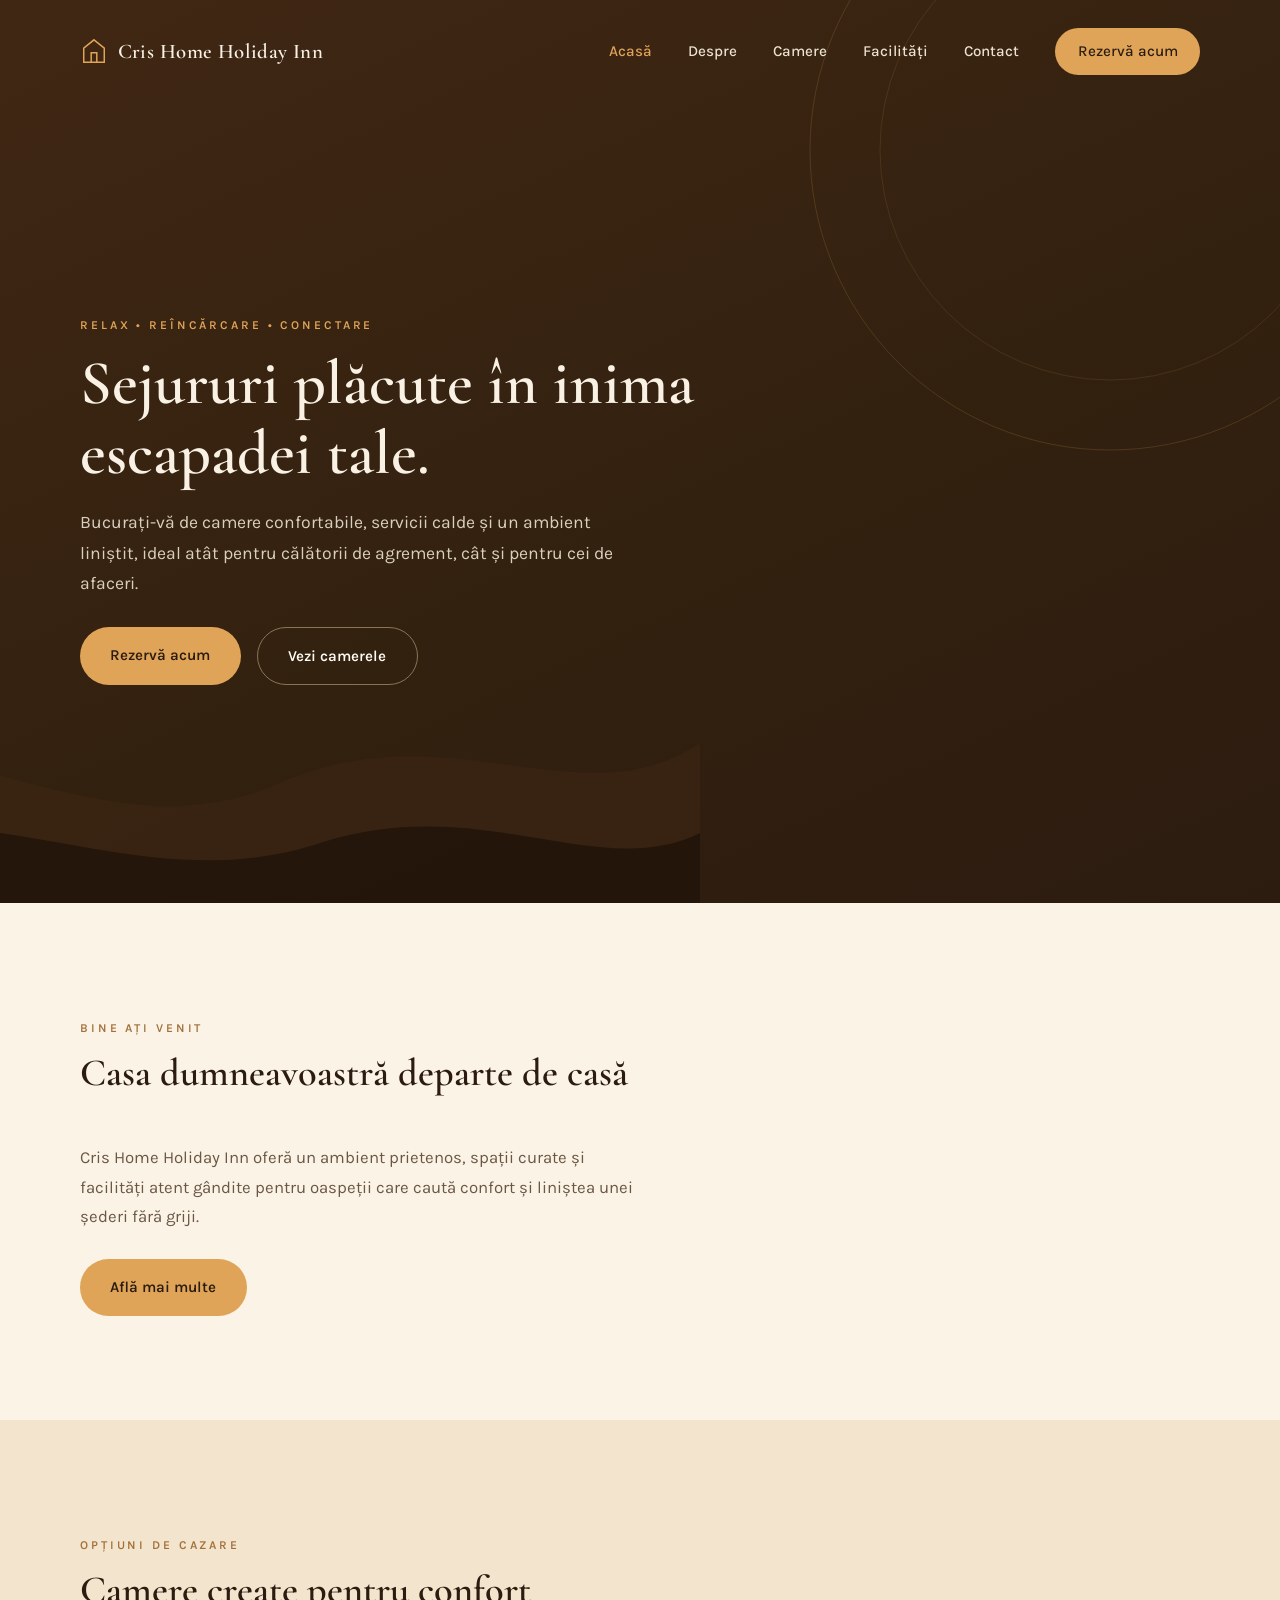
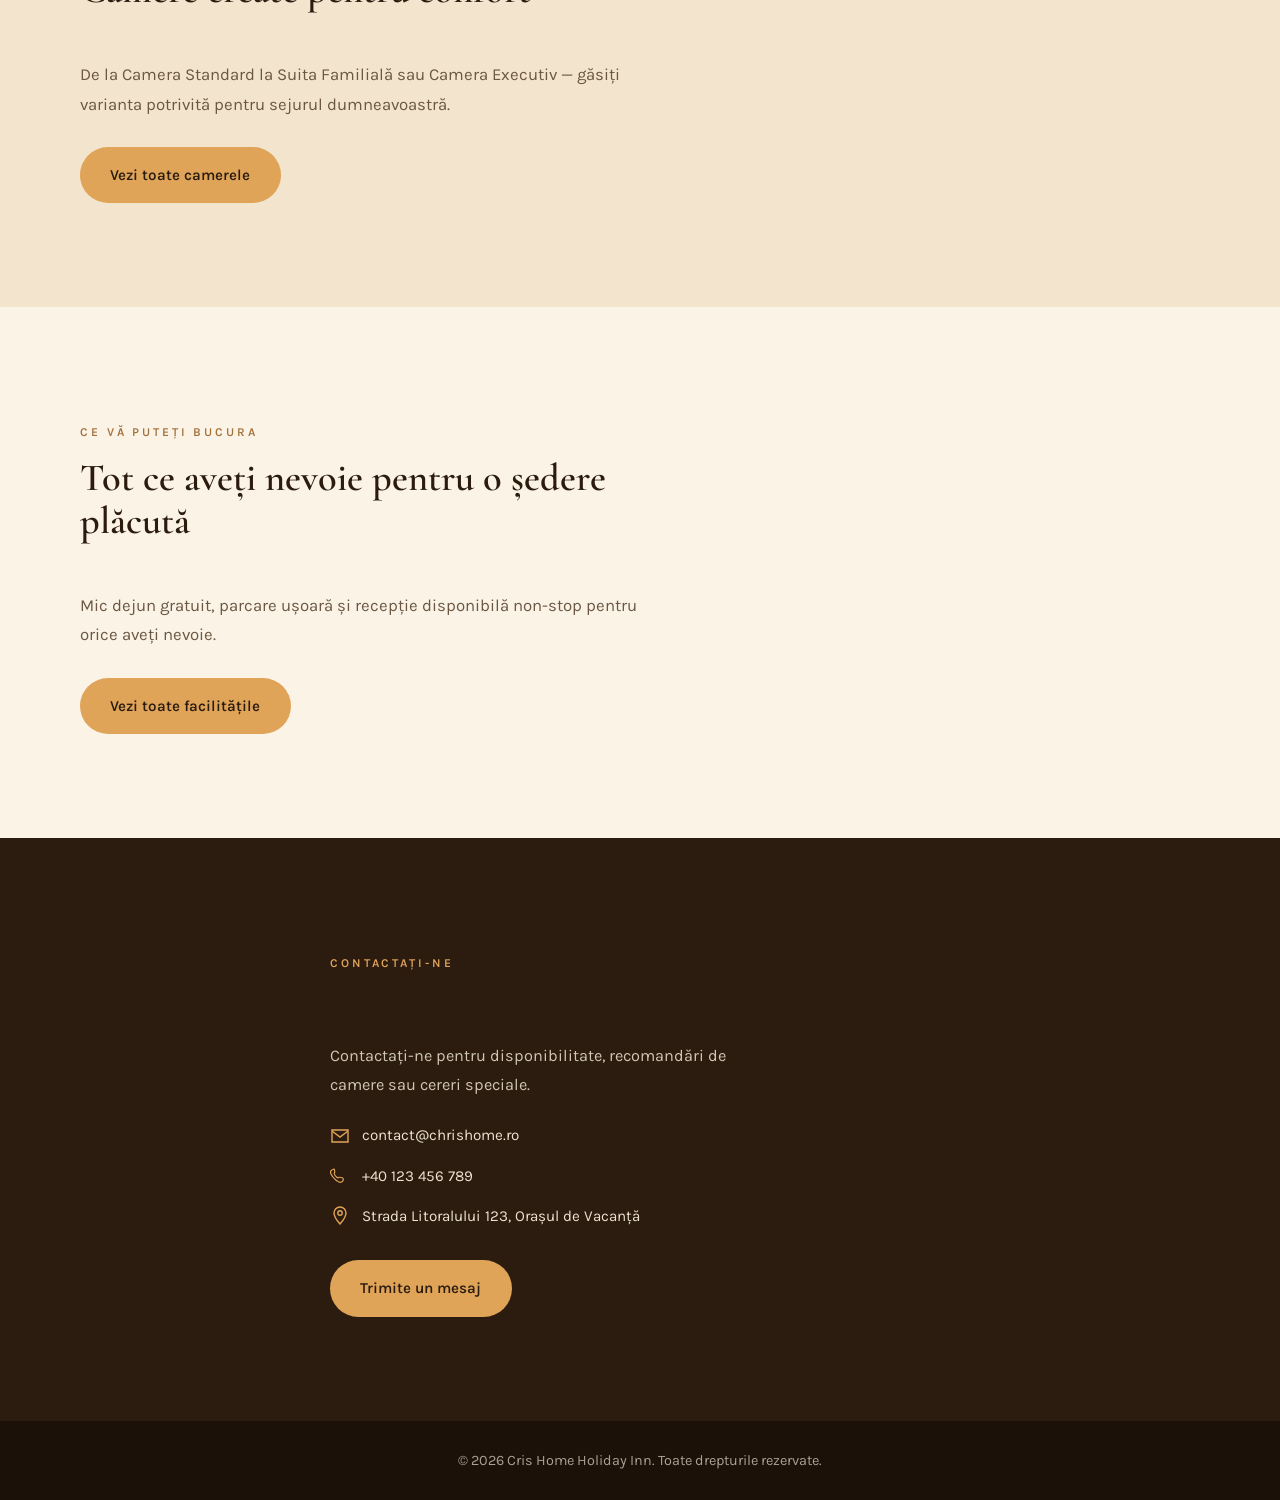
<file: index.html>
<!DOCTYPE html>
<html lang="ro">
  <head>
    <meta charset="UTF-8" />
    <meta name="viewport" content="width=device-width, initial-scale=1.0" />
    <title>Cris Home Holiday Inn</title>
    <meta
      name="description"
      content="Un site primitor pentru un holiday inn, cu camere, facilități și informații de contact."
    />
    <link rel="preconnect" href="https://fonts.googleapis.com" />
    <link rel="preconnect" href="https://fonts.gstatic.com" crossorigin />
    <link
      href="https://fonts.googleapis.com/css2?family=Cormorant+Garamond:wght@500;600;700&family=Karla:wght@400;500;600;700&display=swap"
      rel="stylesheet"
    />
    <link rel="stylesheet" href="styles.css" />
  </head>
  <body>
    <header class="hero">
      <div class="hero-decor" aria-hidden="true">
        <svg class="hero-decor-rings" width="620" height="620" viewBox="0 0 620 620">
          <circle cx="310" cy="310" r="300" fill="none" stroke="#e0a458" stroke-width="1" opacity="0.35" />
          <circle cx="310" cy="310" r="230" fill="none" stroke="#e0a458" stroke-width="1" opacity="0.25" />
        </svg>
        <svg class="hero-decor-waves" width="900" height="500" viewBox="0 0 900 500">
          <path d="M0,300 C150,220 300,380 480,300 C650,225 780,340 900,260 L900,500 L0,500 Z" fill="#402714" opacity="0.55" />
          <path d="M0,360 C180,300 340,420 520,360 C680,308 800,400 900,350 L900,500 L0,500 Z" fill="#1c1108" opacity="0.75" />
        </svg>
      </div>

      <nav class="nav container">
        <a class="brand" href="index.html">
          <svg width="28" height="28" viewBox="0 0 30 30" aria-hidden="true">
            <path d="M15 3 L26 12 V27 H4 V12 Z" fill="none" stroke="#e0a458" stroke-width="1.6" />
            <path d="M12 27 V17 H18 V27" fill="none" stroke="#e0a458" stroke-width="1.6" />
          </svg>
          <span>Cris Home Holiday Inn</span>
        </a>
        <button class="menu-toggle" aria-label="Deschide meniul">☰</button>
        <div class="nav-links">
          <a class="active" href="index.html">Acasă</a>
          <a href="despre.html">Despre</a>
          <a href="camere.html">Camere</a>
          <a href="facilitati.html">Facilități</a>
          <a href="contact.html">Contact</a>
          <a class="nav-cta" href="contact.html">Rezervă acum</a>
        </div>
      </nav>

      <section class="hero-content container" id="home">
        <div>
          <p class="eyebrow">Relax • Reîncărcare • Conectare</p>
          <h1>Sejururi plăcute în inima escapadei tale.</h1>
          <p class="hero-text">
            Bucurați-vă de camere confortabile, servicii calde și un ambient liniștit, ideal atât pentru călătorii de agrement, cât și pentru cei de afaceri.
          </p>
          <div class="hero-actions">
            <a class="btn btn-primary" href="contact.html">Rezervă acum</a>
            <a class="btn btn-secondary" href="camere.html">Vezi camerele</a>
          </div>
        </div>
      </section>
    </header>

    <main>
      <section class="section container">
        <div class="section-heading">
          <p class="eyebrow eyebrow-alt">Bine ați venit</p>
          <h2>Casa dumneavoastră departe de casă</h2>
        </div>
        <p class="teaser-text">
          Cris Home Holiday Inn oferă un ambient prietenos, spații curate și facilități atent gândite pentru oaspeții care caută confort și liniștea unei șederi fără griji.
        </p>
        <a class="btn btn-primary" href="despre.html">Află mai multe</a>
      </section>

      <section class="section section-alt">
        <div class="container">
          <div class="section-heading">
            <p class="eyebrow eyebrow-alt">Opțiuni de cazare</p>
            <h2>Camere create pentru confort</h2>
          </div>
          <p class="teaser-text">
            De la Camera Standard la Suita Familială sau Camera Executiv — găsiți varianta potrivită pentru sejurul dumneavoastră.
          </p>
          <a class="btn btn-primary" href="camere.html">Vezi toate camerele</a>
        </div>
      </section>

      <section class="section container">
        <div class="section-heading">
          <p class="eyebrow eyebrow-alt">Ce vă puteți bucura</p>
          <h2>Tot ce aveți nevoie pentru o ședere plăcută</h2>
        </div>
        <p class="teaser-text">
          Mic dejun gratuit, parcare ușoară și recepție disponibilă non-stop pentru orice aveți nevoie.
        </p>
        <a class="btn btn-primary" href="facilitati.html">Vezi toate facilitățile</a>
      </section>

      <section class="section section-contact">
        <div class="container contact-teaser">
          <p class="eyebrow">Contactați-ne</p>
          <h2>Planificați șederea dumneavoastră astăzi</h2>
          <p class="contact-lead">
            Contactați-ne pentru disponibilitate, recomandări de camere sau cereri speciale.
          </p>
          <ul class="contact-list">
            <li>
              <svg width="20" height="20" viewBox="0 0 20 20" aria-hidden="true"><path d="M2 4 h16 v12 h-16 Z" fill="none" stroke="#e0a458" stroke-width="1.4" /><path d="M2 5 l8 6 8 -6" fill="none" stroke="#e0a458" stroke-width="1.4" /></svg>
              <a href="mailto:contact@chrishome.ro">contact@chrishome.ro</a>
            </li>
            <li>
              <svg width="20" height="20" viewBox="0 0 20 20" aria-hidden="true"><path d="M4 3 c1 2 1 3 0.4 4 c-1 1.2 3 5.6 4.2 4.6 c1 -0.6 2 -0.6 4 0.4 c1 0.5 1 3 -1 4 c-3 1.6 -9 -4.4 -10.6 -8 c-1 -2 -0.6 -4 3 -5 Z" fill="none" stroke="#e0a458" stroke-width="1.2" /></svg>
              <span>+40 123 456 789</span>
            </li>
            <li>
              <svg width="20" height="20" viewBox="0 0 20 20" aria-hidden="true"><path d="M10 18 c4 -4.5 6 -8 6 -11 a6 6 0 0 0 -12 0 c0 3 2 6.5 6 11 Z" fill="none" stroke="#e0a458" stroke-width="1.4" /><circle cx="10" cy="7" r="2.2" fill="none" stroke="#e0a458" stroke-width="1.4" /></svg>
              <span>Strada Litoralului 123, Orașul de Vacanță</span>
            </li>
          </ul>
          <a class="btn btn-primary contact-teaser-cta" href="contact.html">Trimite un mesaj</a>
        </div>
      </section>
    </main>

    <footer class="footer">
      <div class="container footer-content">
        <p>© 2026 Cris Home Holiday Inn. Toate drepturile rezervate.</p>
      </div>
    </footer>

    <script src="script.js"></script>
  </body>
</html>
</file>
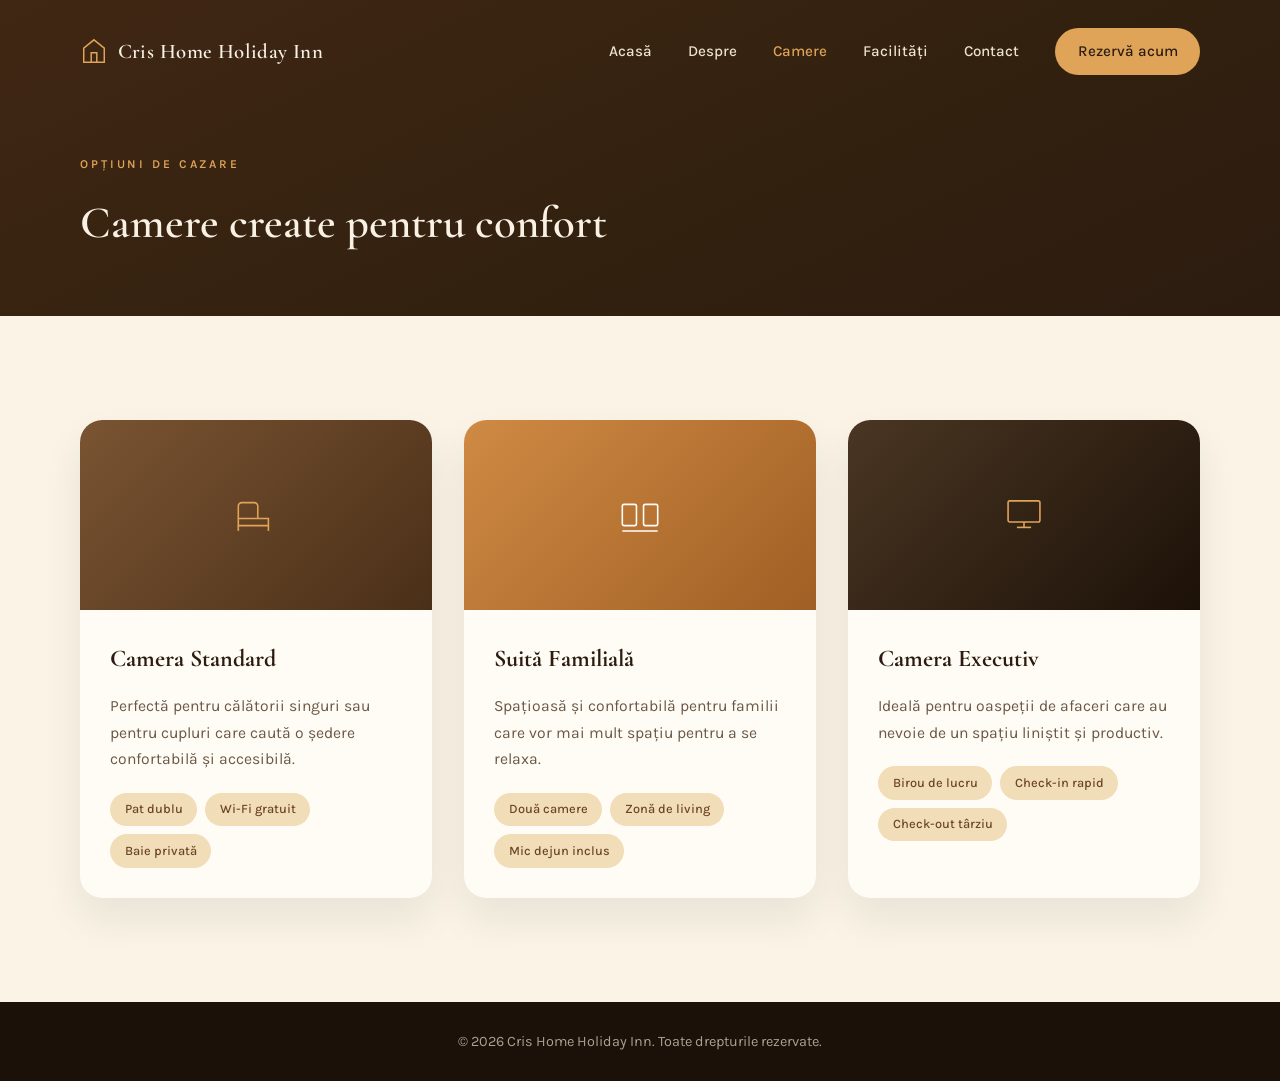
<file: camere.html>
<!DOCTYPE html>
<html lang="ro">
  <head>
    <meta charset="UTF-8" />
    <meta name="viewport" content="width=device-width, initial-scale=1.0" />
    <title>Camere — Cris Home Holiday Inn</title>
    <meta
      name="description"
      content="Camere Cris Home Holiday Inn: Standard, Suită Familială și Executiv, create pentru confort."
    />
    <link rel="preconnect" href="https://fonts.googleapis.com" />
    <link rel="preconnect" href="https://fonts.gstatic.com" crossorigin />
    <link
      href="https://fonts.googleapis.com/css2?family=Cormorant+Garamond:wght@500;600;700&family=Karla:wght@400;500;600;700&display=swap"
      rel="stylesheet"
    />
    <link rel="stylesheet" href="styles.css" />
  </head>
  <body>
    <header class="page-hero">
      <nav class="nav container">
        <a class="brand" href="index.html">
          <svg width="28" height="28" viewBox="0 0 30 30" aria-hidden="true">
            <path d="M15 3 L26 12 V27 H4 V12 Z" fill="none" stroke="#e0a458" stroke-width="1.6" />
            <path d="M12 27 V17 H18 V27" fill="none" stroke="#e0a458" stroke-width="1.6" />
          </svg>
          <span>Cris Home Holiday Inn</span>
        </a>
        <button class="menu-toggle" aria-label="Deschide meniul">☰</button>
        <div class="nav-links">
          <a href="index.html">Acasă</a>
          <a href="despre.html">Despre</a>
          <a class="active" href="camere.html">Camere</a>
          <a href="facilitati.html">Facilități</a>
          <a href="contact.html">Contact</a>
          <a class="nav-cta" href="contact.html">Rezervă acum</a>
        </div>
      </nav>
      <div class="page-hero-content container">
        <p class="eyebrow">Opțiuni de cazare</p>
        <h1>Camere create pentru confort</h1>
      </div>
    </header>

    <main>
      <section class="section container">
        <div class="card-grid">
          <article class="card">
            <div class="card-media card-media-green">
              <svg width="46" height="46" viewBox="0 0 52 52" aria-hidden="true">
                <path d="M6 30 V16 a4 4 0 0 1 4 -4 H24 a4 4 0 0 1 4 4 V30" fill="none" stroke="#e0a458" stroke-width="1.8" />
                <path d="M6 30 H40 V38 H6 Z" fill="none" stroke="#e0a458" stroke-width="1.8" />
                <line x1="6" y1="38" x2="6" y2="44" stroke="#e0a458" stroke-width="1.8" />
                <line x1="40" y1="38" x2="40" y2="44" stroke="#e0a458" stroke-width="1.8" />
              </svg>
            </div>
            <div class="card-body">
              <h3>Camera Standard</h3>
              <p>Perfectă pentru călătorii singuri sau pentru cupluri care caută o ședere confortabilă și accesibilă.</p>
              <div class="tag-row">
                <span class="tag">Pat dublu</span>
                <span class="tag">Wi-Fi gratuit</span>
                <span class="tag">Baie privată</span>
              </div>
            </div>
          </article>
          <article class="card">
            <div class="card-media card-media-amber">
              <svg width="46" height="46" viewBox="0 0 52 52" aria-hidden="true">
                <rect x="6" y="14" width="16" height="24" rx="2" fill="none" stroke="#fffdf8" stroke-width="1.8" />
                <rect x="30" y="14" width="16" height="24" rx="2" fill="none" stroke="#fffdf8" stroke-width="1.8" />
                <line x1="6" y1="44" x2="46" y2="44" stroke="#fffdf8" stroke-width="1.8" />
              </svg>
            </div>
            <div class="card-body">
              <h3>Suită Familială</h3>
              <p>Spațioasă și confortabilă pentru familii care vor mai mult spațiu pentru a se relaxa.</p>
              <div class="tag-row">
                <span class="tag">Două camere</span>
                <span class="tag">Zonă de living</span>
                <span class="tag">Mic dejun inclus</span>
              </div>
            </div>
          </article>
          <article class="card">
            <div class="card-media card-media-dark">
              <svg width="46" height="46" viewBox="0 0 52 52" aria-hidden="true">
                <rect x="8" y="10" width="36" height="24" rx="2" fill="none" stroke="#e0a458" stroke-width="1.8" />
                <line x1="18" y1="40" x2="34" y2="40" stroke="#e0a458" stroke-width="1.8" />
                <line x1="26" y1="34" x2="26" y2="40" stroke="#e0a458" stroke-width="1.8" />
              </svg>
            </div>
            <div class="card-body">
              <h3>Camera Executiv</h3>
              <p>Ideală pentru oaspeții de afaceri care au nevoie de un spațiu liniștit și productiv.</p>
              <div class="tag-row">
                <span class="tag">Birou de lucru</span>
                <span class="tag">Check-in rapid</span>
                <span class="tag">Check-out târziu</span>
              </div>
            </div>
          </article>
        </div>
      </section>
    </main>

    <footer class="footer">
      <div class="container footer-content">
        <p>© 2026 Cris Home Holiday Inn. Toate drepturile rezervate.</p>
      </div>
    </footer>

    <script src="script.js"></script>
  </body>
</html>
</file>
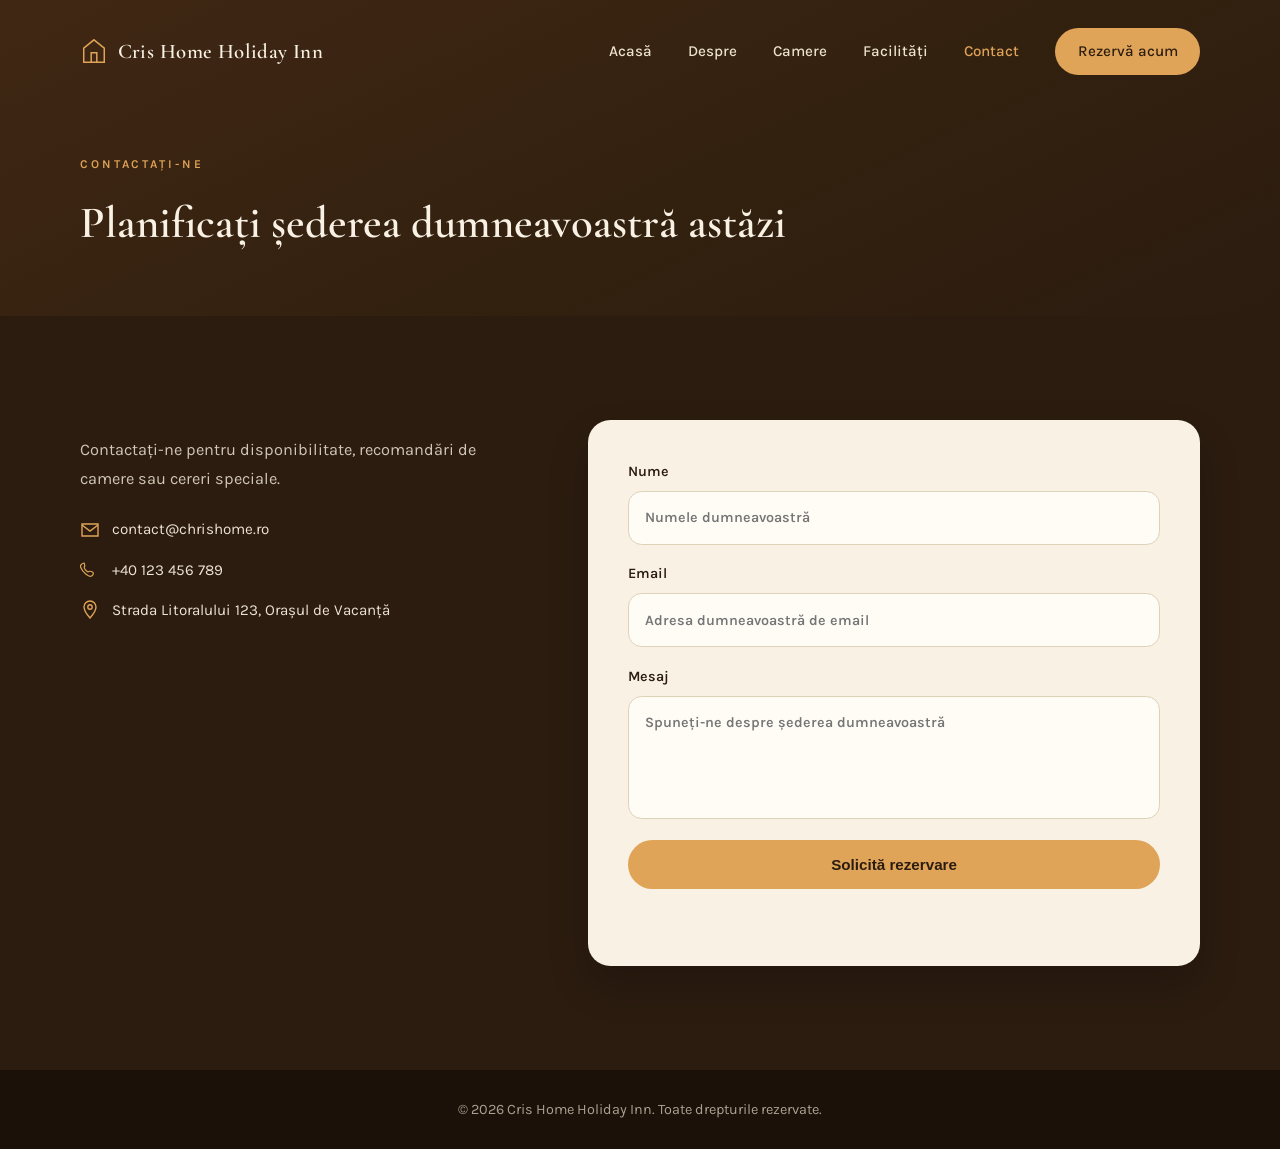
<file: contact.html>
<!DOCTYPE html>
<html lang="ro">
  <head>
    <meta charset="UTF-8" />
    <meta name="viewport" content="width=device-width, initial-scale=1.0" />
    <title>Contact — Cris Home Holiday Inn</title>
    <meta
      name="description"
      content="Contactați Cris Home Holiday Inn pentru rezervări și întrebări."
    />
    <link rel="preconnect" href="https://fonts.googleapis.com" />
    <link rel="preconnect" href="https://fonts.gstatic.com" crossorigin />
    <link
      href="https://fonts.googleapis.com/css2?family=Cormorant+Garamond:wght@500;600;700&family=Karla:wght@400;500;600;700&display=swap"
      rel="stylesheet"
    />
    <link rel="stylesheet" href="styles.css" />
  </head>
  <body>
    <header class="page-hero">
      <nav class="nav container">
        <a class="brand" href="index.html">
          <svg width="28" height="28" viewBox="0 0 30 30" aria-hidden="true">
            <path d="M15 3 L26 12 V27 H4 V12 Z" fill="none" stroke="#e0a458" stroke-width="1.6" />
            <path d="M12 27 V17 H18 V27" fill="none" stroke="#e0a458" stroke-width="1.6" />
          </svg>
          <span>Cris Home Holiday Inn</span>
        </a>
        <button class="menu-toggle" aria-label="Deschide meniul">☰</button>
        <div class="nav-links">
          <a href="index.html">Acasă</a>
          <a href="despre.html">Despre</a>
          <a href="camere.html">Camere</a>
          <a href="facilitati.html">Facilități</a>
          <a class="active" href="contact.html">Contact</a>
          <a class="nav-cta" href="contact.html">Rezervă acum</a>
        </div>
      </nav>
      <div class="page-hero-content container">
        <p class="eyebrow">Contactați-ne</p>
        <h1>Planificați șederea dumneavoastră astăzi</h1>
      </div>
    </header>

    <main>
      <section class="section section-contact">
        <div class="container contact-grid">
          <div class="contact-info">
            <p class="contact-lead">
              Contactați-ne pentru disponibilitate, recomandări de camere sau cereri speciale.
            </p>
            <ul class="contact-list">
              <li>
                <svg width="20" height="20" viewBox="0 0 20 20" aria-hidden="true"><path d="M2 4 h16 v12 h-16 Z" fill="none" stroke="#e0a458" stroke-width="1.4" /><path d="M2 5 l8 6 8 -6" fill="none" stroke="#e0a458" stroke-width="1.4" /></svg>
                <a href="mailto:contact@chrishome.ro">contact@chrishome.ro</a>
              </li>
              <li>
                <svg width="20" height="20" viewBox="0 0 20 20" aria-hidden="true"><path d="M4 3 c1 2 1 3 0.4 4 c-1 1.2 3 5.6 4.2 4.6 c1 -0.6 2 -0.6 4 0.4 c1 0.5 1 3 -1 4 c-3 1.6 -9 -4.4 -10.6 -8 c-1 -2 -0.6 -4 3 -5 Z" fill="none" stroke="#e0a458" stroke-width="1.2" /></svg>
                <span>+40 123 456 789</span>
              </li>
              <li>
                <svg width="20" height="20" viewBox="0 0 20 20" aria-hidden="true"><path d="M10 18 c4 -4.5 6 -8 6 -11 a6 6 0 0 0 -12 0 c0 3 2 6.5 6 11 Z" fill="none" stroke="#e0a458" stroke-width="1.4" /><circle cx="10" cy="7" r="2.2" fill="none" stroke="#e0a458" stroke-width="1.4" /></svg>
                <span>Strada Litoralului 123, Orașul de Vacanță</span>
              </li>
            </ul>
          </div>

          <form class="contact-form" id="booking-form">
            <label>
              Nume
              <input type="text" name="name" placeholder="Numele dumneavoastră" required />
            </label>
            <label>
              Email
              <input type="email" name="email" placeholder="Adresa dumneavoastră de email" required />
            </label>
            <label>
              Mesaj
              <textarea name="message" rows="4" placeholder="Spuneți-ne despre șederea dumneavoastră"></textarea>
            </label>
            <button class="btn btn-primary" type="submit">Solicită rezervare</button>
            <p class="form-message" id="form-message" aria-live="polite"></p>
          </form>
        </div>
      </section>
    </main>

    <footer class="footer">
      <div class="container footer-content">
        <p>© 2026 Cris Home Holiday Inn. Toate drepturile rezervate.</p>
      </div>
    </footer>

    <script src="script.js"></script>
  </body>
</html>
</file>
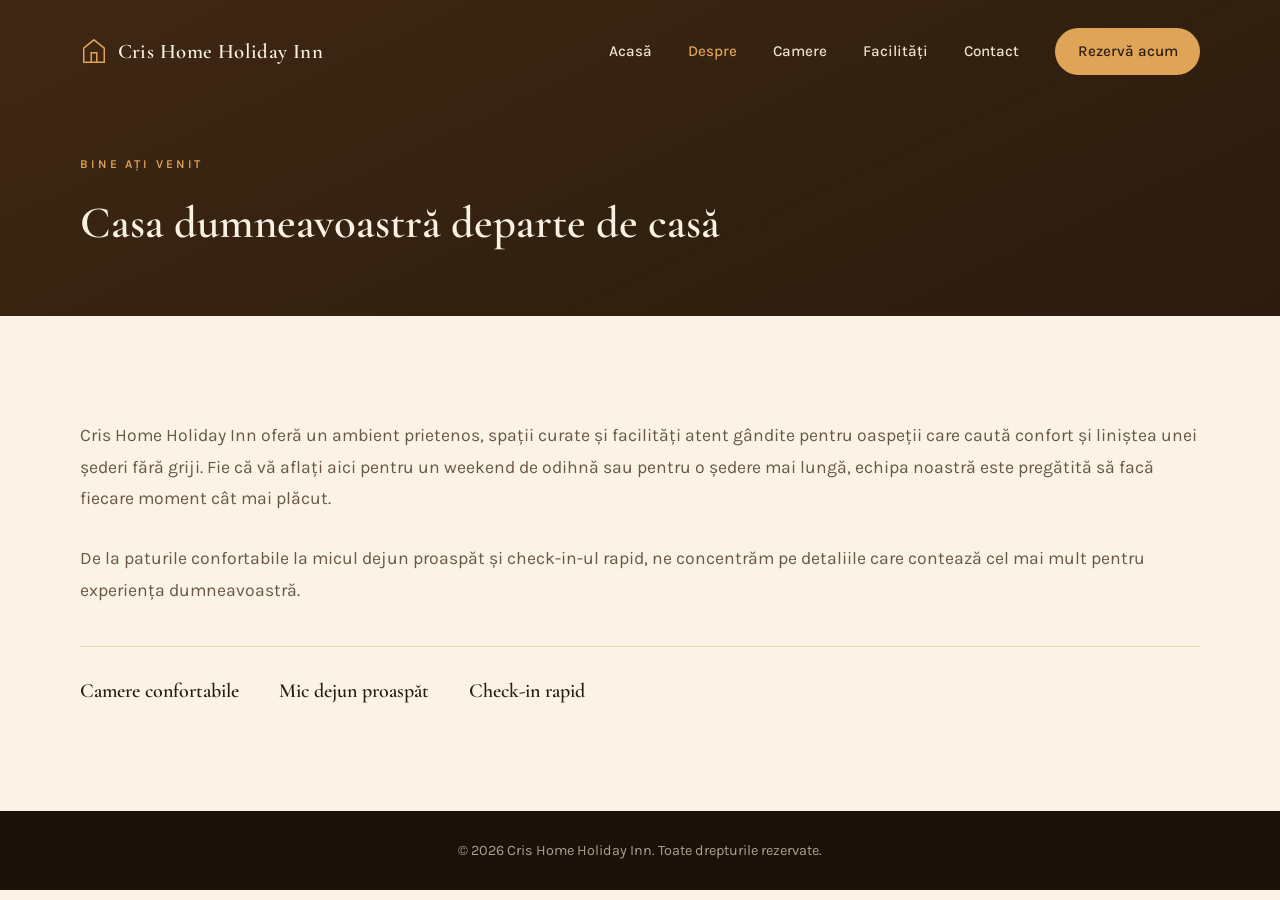
<file: despre.html>
<!DOCTYPE html>
<html lang="ro">
  <head>
    <meta charset="UTF-8" />
    <meta name="viewport" content="width=device-width, initial-scale=1.0" />
    <title>Despre noi — Cris Home Holiday Inn</title>
    <meta
      name="description"
      content="Despre Cris Home Holiday Inn: un ambient primitor, curat și liniștit pentru orice tip de ședere."
    />
    <link rel="preconnect" href="https://fonts.googleapis.com" />
    <link rel="preconnect" href="https://fonts.gstatic.com" crossorigin />
    <link
      href="https://fonts.googleapis.com/css2?family=Cormorant+Garamond:wght@500;600;700&family=Karla:wght@400;500;600;700&display=swap"
      rel="stylesheet"
    />
    <link rel="stylesheet" href="styles.css" />
  </head>
  <body>
    <header class="page-hero">
      <nav class="nav container">
        <a class="brand" href="index.html">
          <svg width="28" height="28" viewBox="0 0 30 30" aria-hidden="true">
            <path d="M15 3 L26 12 V27 H4 V12 Z" fill="none" stroke="#e0a458" stroke-width="1.6" />
            <path d="M12 27 V17 H18 V27" fill="none" stroke="#e0a458" stroke-width="1.6" />
          </svg>
          <span>Cris Home Holiday Inn</span>
        </a>
        <button class="menu-toggle" aria-label="Deschide meniul">☰</button>
        <div class="nav-links">
          <a href="index.html">Acasă</a>
          <a class="active" href="despre.html">Despre</a>
          <a href="camere.html">Camere</a>
          <a href="facilitati.html">Facilități</a>
          <a href="contact.html">Contact</a>
          <a class="nav-cta" href="contact.html">Rezervă acum</a>
        </div>
      </nav>
      <div class="page-hero-content container">
        <p class="eyebrow">Bine ați venit</p>
        <h1>Casa dumneavoastră departe de casă</h1>
      </div>
    </header>

    <main>
      <section class="section container">
        <div class="about-grid">
          <p>
            Cris Home Holiday Inn oferă un ambient prietenos, spații curate și facilități atent gândite pentru oaspeții care caută confort și liniștea unei șederi fără griji.
            Fie că vă aflați aici pentru un weekend de odihnă sau pentru o ședere mai lungă, echipa noastră este pregătită să facă fiecare moment cât mai plăcut.
          </p>
          <p>
            De la paturile confortabile la micul dejun proaspăt și check-in-ul rapid, ne concentrăm pe detaliile care contează cel mai mult pentru experiența dumneavoastră.
          </p>
          <div class="about-highlights">
            <span>Camere confortabile</span>
            <span>Mic dejun proaspăt</span>
            <span>Check-in rapid</span>
          </div>
        </div>
      </section>
    </main>

    <footer class="footer">
      <div class="container footer-content">
        <p>© 2026 Cris Home Holiday Inn. Toate drepturile rezervate.</p>
      </div>
    </footer>

    <script src="script.js"></script>
  </body>
</html>
</file>
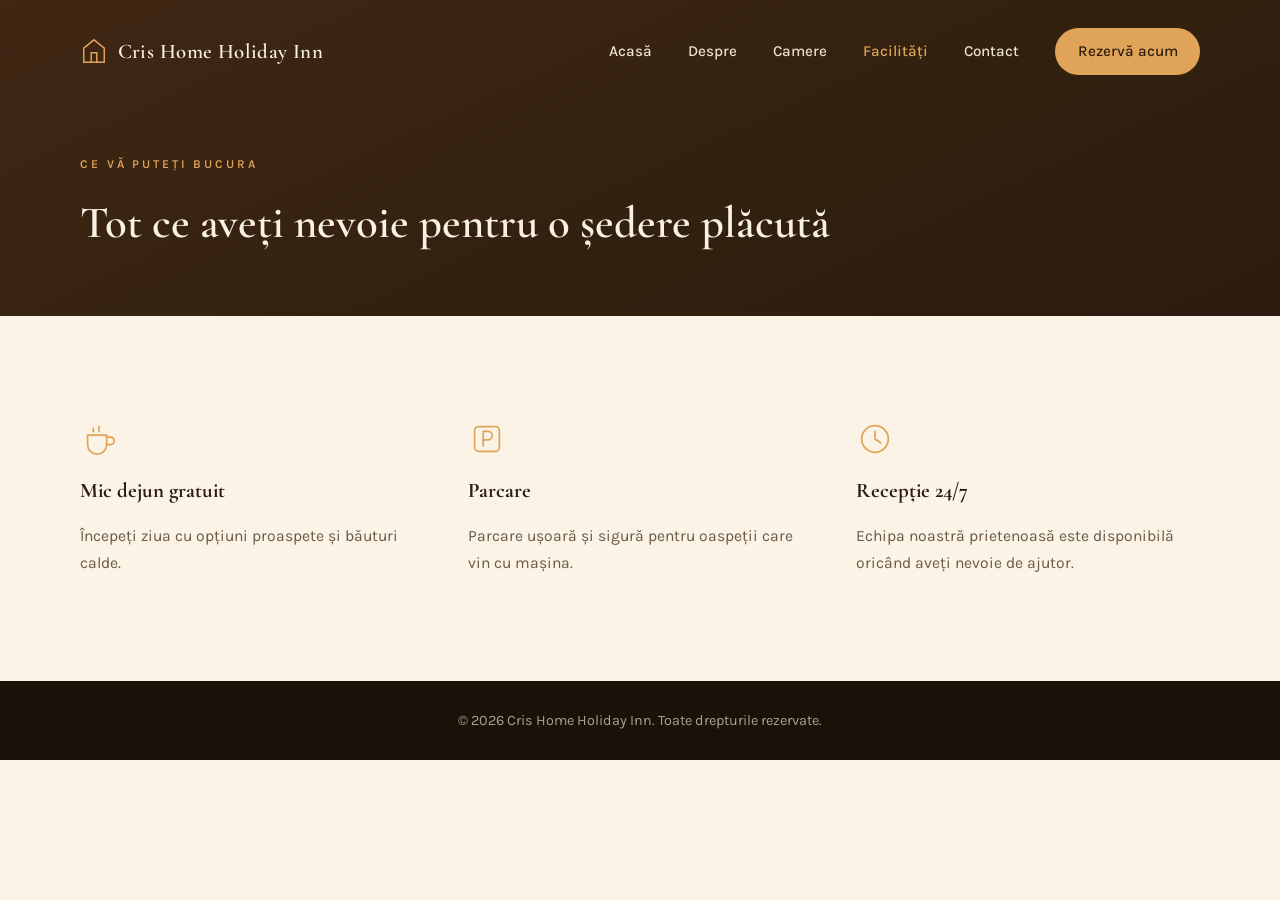
<file: facilitati.html>
<!DOCTYPE html>
<html lang="ro">
  <head>
    <meta charset="UTF-8" />
    <meta name="viewport" content="width=device-width, initial-scale=1.0" />
    <title>Facilități — Cris Home Holiday Inn</title>
    <meta
      name="description"
      content="Facilitățile Cris Home Holiday Inn: mic dejun gratuit, parcare și recepție 24/7."
    />
    <link rel="preconnect" href="https://fonts.googleapis.com" />
    <link rel="preconnect" href="https://fonts.gstatic.com" crossorigin />
    <link
      href="https://fonts.googleapis.com/css2?family=Cormorant+Garamond:wght@500;600;700&family=Karla:wght@400;500;600;700&display=swap"
      rel="stylesheet"
    />
    <link rel="stylesheet" href="styles.css" />
  </head>
  <body>
    <header class="page-hero">
      <nav class="nav container">
        <a class="brand" href="index.html">
          <svg width="28" height="28" viewBox="0 0 30 30" aria-hidden="true">
            <path d="M15 3 L26 12 V27 H4 V12 Z" fill="none" stroke="#e0a458" stroke-width="1.6" />
            <path d="M12 27 V17 H18 V27" fill="none" stroke="#e0a458" stroke-width="1.6" />
          </svg>
          <span>Cris Home Holiday Inn</span>
        </a>
        <button class="menu-toggle" aria-label="Deschide meniul">☰</button>
        <div class="nav-links">
          <a href="index.html">Acasă</a>
          <a href="despre.html">Despre</a>
          <a href="camere.html">Camere</a>
          <a class="active" href="facilitati.html">Facilități</a>
          <a href="contact.html">Contact</a>
          <a class="nav-cta" href="contact.html">Rezervă acum</a>
        </div>
      </nav>
      <div class="page-hero-content container">
        <p class="eyebrow">Ce vă puteți bucura</p>
        <h1>Tot ce aveți nevoie pentru o ședere plăcută</h1>
      </div>
    </header>

    <main>
      <section class="section container">
        <div class="amenities-grid">
          <div class="amenity">
            <svg width="38" height="38" viewBox="0 0 40 40" aria-hidden="true">
              <path d="M8 16 H28 V26 a10 10 0 0 1 -10 10 H18 a10 10 0 0 1 -10 -10 Z" fill="none" stroke="#e0a458" stroke-width="1.8" />
              <path d="M28 18 H32 a4 4 0 0 1 0 8 H28" fill="none" stroke="#e0a458" stroke-width="1.8" />
              <line x1="14" y1="8" x2="14" y2="13" stroke="#e0a458" stroke-width="1.8" />
              <line x1="20" y1="6" x2="20" y2="13" stroke="#e0a458" stroke-width="1.8" />
            </svg>
            <h3>Mic dejun gratuit</h3>
            <p>Începeți ziua cu opțiuni proaspete și băuturi calde.</p>
          </div>
          <div class="amenity">
            <svg width="38" height="38" viewBox="0 0 40 40" aria-hidden="true">
              <rect x="7" y="7" width="26" height="26" rx="4" fill="none" stroke="#e0a458" stroke-width="1.8" />
              <path d="M16 12 H21 a4.5 4.5 0 0 1 0 9 H16 Z" fill="none" stroke="#e0a458" stroke-width="1.8" />
              <line x1="16" y1="21" x2="16" y2="28" stroke="#e0a458" stroke-width="1.8" />
            </svg>
            <h3>Parcare</h3>
            <p>Parcare ușoară și sigură pentru oaspeții care vin cu mașina.</p>
          </div>
          <div class="amenity">
            <svg width="38" height="38" viewBox="0 0 40 40" aria-hidden="true">
              <circle cx="20" cy="20" r="14" fill="none" stroke="#e0a458" stroke-width="1.8" />
              <path d="M20 12 V20 L26 24" fill="none" stroke="#e0a458" stroke-width="1.8" stroke-linecap="round" />
            </svg>
            <h3>Recepție 24/7</h3>
            <p>Echipa noastră prietenoasă este disponibilă oricând aveți nevoie de ajutor.</p>
          </div>
        </div>
      </section>
    </main>

    <footer class="footer">
      <div class="container footer-content">
        <p>© 2026 Cris Home Holiday Inn. Toate drepturile rezervate.</p>
      </div>
    </footer>

    <script src="script.js"></script>
  </body>
</html>
</file>
<file: styles.css>
:root {
  --primary: #402714;
  --primary-dark: #2c1c10;
  --primary-darker: #1c1108;
  --accent: #e0a458;
  --accent-soft: #f1ddb8;
  --accent-soft-text: #6b4522;
  --text: #2b1c10;
  --muted: #6b5744;
  --bg: #faf3e6;
  --bg-alt: #f3e4cd;
  --white: #fffcf6;
  --border: #e6d4b3;
}

* {
  box-sizing: border-box;
}

body {
  margin: 0;
  font-family: "Karla", -apple-system, BlinkMacSystemFont, sans-serif;
  color: var(--text);
  background: var(--bg);
  line-height: 1.6;
}

h1,
h2,
h3 {
  font-family: "Cormorant Garamond", Georgia, serif;
  margin: 0;
}

img {
  max-width: 100%;
}

a {
  color: inherit;
  text-decoration: none;
}

.container {
  width: min(1120px, calc(100% - 2rem));
  margin: 0 auto;
}

/* ===== Hero ===== */

.hero {
  position: relative;
  background: linear-gradient(155deg, var(--primary) 0%, #33210f 55%, var(--primary-dark) 100%);
  color: var(--white);
  min-height: 100vh;
  overflow: hidden;
}

.hero-decor {
  position: absolute;
  inset: 0;
  pointer-events: none;
}

.hero-decor-rings {
  position: absolute;
  top: -160px;
  right: -140px;
  opacity: 0.5;
}

.hero-decor-waves {
  position: absolute;
  bottom: -80px;
  left: -200px;
  opacity: 0.9;
  width: 100%;
  max-width: 900px;
}

.nav {
  position: relative;
  display: flex;
  justify-content: space-between;
  align-items: center;
  padding: 1.75rem 0;
}

.brand {
  display: flex;
  align-items: center;
  gap: 0.6rem;
  font-family: "Cormorant Garamond", serif;
  font-weight: 600;
  font-size: 1.3rem;
  letter-spacing: 0.02em;
  color: #f8f1e4;
}

.nav-links {
  display: flex;
  align-items: center;
  gap: 2.25rem;
}

.nav-links a {
  color: #ede3d1;
  font-size: 0.95rem;
  font-weight: 500;
}

.nav-cta {
  background: var(--accent);
  color: var(--text) !important;
  font-weight: 600;
  padding: 0.7rem 1.4rem;
  border-radius: 999px;
}

.menu-toggle {
  display: none;
  border: 0;
  background: transparent;
  color: var(--white);
  font-size: 1.4rem;
}

.hero-content {
  position: relative;
  display: grid;
  align-items: center;
  min-height: calc(100vh - 100px);
  padding: 3rem 0 4rem;
}

.eyebrow {
  text-transform: uppercase;
  letter-spacing: 0.24em;
  font-size: 0.75rem;
  font-weight: 600;
  color: var(--accent);
  margin-bottom: 0.9rem;
}

.eyebrow-alt {
  color: #a3703a;
}

.hero h1,
.section-heading h2 {
  margin: 0 0 1.1rem;
  line-height: 1.12;
  font-weight: 600;
}

.hero h1 {
  font-size: clamp(2.4rem, 5vw, 3.9rem);
  max-width: 700px;
  color: #f8f1e4;
}

.hero-text {
  max-width: 560px;
  font-size: 1.1rem;
  line-height: 1.75;
  color: #d8cfbd;
}

.hero-actions {
  display: flex;
  gap: 1rem;
  flex-wrap: wrap;
  margin-top: 1.75rem;
}

.btn {
  display: inline-block;
  padding: 1rem 1.9rem;
  border-radius: 999px;
  font-weight: 600;
  font-size: 0.95rem;
  transition: transform 0.2s ease, background 0.2s ease;
}

.btn:hover {
  transform: translateY(-2px);
}

.btn-primary {
  background: var(--accent);
  color: var(--text);
}

.btn-secondary {
  border: 1px solid #8a7458;
  color: var(--white);
}

/* ===== Page hero (subpages) ===== */

.page-hero {
  position: relative;
  background: linear-gradient(155deg, var(--primary) 0%, #33210f 55%, var(--primary-dark) 100%);
  color: var(--white);
}

.page-hero-content {
  padding: 2.5rem 0 3.5rem;
}

.page-hero h1 {
  font-size: clamp(2rem, 4vw, 2.8rem);
  color: #f8f1e4;
  margin: 0;
  font-weight: 600;
}

.nav-links a.active {
  color: var(--accent);
}

/* ===== Sections ===== */

.section {
  padding: 6.5rem 0;
}

.section-alt {
  background: var(--bg-alt);
  padding: 6.5rem 0;
}

.section-heading {
  margin-bottom: 3rem;
  max-width: 620px;
}

.section-heading h2 {
  font-size: clamp(1.9rem, 3vw, 2.5rem);
  color: var(--primary-dark);
}

.teaser-text {
  font-size: 1.05rem;
  line-height: 1.75;
  color: var(--muted);
  max-width: 560px;
  margin: 0 0 1.75rem;
}

/* ===== About ===== */

.about-grid {
  display: grid;
  gap: 1.75rem;
}

.about-section .section-heading {
  margin-bottom: 2.5rem;
}

.about-grid p {
  font-size: 1.1rem;
  line-height: 1.8;
  color: var(--muted);
  margin: 0;
}

.about-highlights {
  display: flex;
  flex-wrap: wrap;
  gap: 2rem 2.5rem;
  margin-top: 0.75rem;
  padding-top: 1.75rem;
  border-top: 1px solid var(--border);
}

.about-highlights span {
  font-family: "Cormorant Garamond", serif;
  font-size: 1.25rem;
  font-weight: 600;
  color: var(--primary-dark);
}

/* ===== Rooms ===== */

.card-grid {
  display: grid;
  gap: 2rem;
  grid-template-columns: repeat(3, minmax(0, 1fr));
}

.card {
  display: flex;
  flex-direction: column;
  background: var(--white);
  border-radius: 1.4rem;
  overflow: hidden;
  box-shadow: 0 20px 40px rgba(26, 47, 37, 0.08);
}

.card-media {
  height: 190px;
  display: flex;
  align-items: center;
  justify-content: center;
}

.card-media-green {
  background: linear-gradient(135deg, #7a5432 0%, #4a2f18 100%);
}

.card-media-amber {
  background: linear-gradient(135deg, #cf8a44 0%, #a05f24 100%);
}

.card-media-dark {
  background: linear-gradient(135deg, #4a3623 0%, #1c1108 100%);
}

.card-body {
  padding: 1.9rem;
  display: flex;
  flex-direction: column;
  gap: 0.9rem;
}

.card-body h3 {
  font-size: 1.5rem;
  color: var(--primary-dark);
}

.card-body p {
  font-size: 0.98rem;
  line-height: 1.7;
  color: var(--muted);
  margin: 0;
}

.tag-row {
  display: flex;
  flex-wrap: wrap;
  gap: 0.5rem;
  margin-top: 0.35rem;
}

.tag {
  font-size: 0.8rem;
  font-weight: 500;
  padding: 0.4rem 0.9rem;
  border-radius: 999px;
  background: var(--accent-soft);
  color: var(--accent-soft-text);
}

/* ===== Amenities ===== */

.amenities-grid {
  display: grid;
  gap: 2.75rem;
  grid-template-columns: repeat(3, minmax(0, 1fr));
}

.amenity {
  display: flex;
  flex-direction: column;
  gap: 1rem;
}

.amenity h3 {
  font-size: 1.3rem;
  color: var(--primary-dark);
}

.amenity p {
  font-size: 0.98rem;
  line-height: 1.7;
  color: var(--muted);
  margin: 0;
}

/* ===== Contact ===== */

.section-contact {
  background: var(--primary-dark);
  padding: 6.5rem 0;
}

.contact-grid {
  display: grid;
  gap: 3.5rem;
  grid-template-columns: 0.85fr 1.15fr;
}

.contact-info {
  color: #f8f1e4;
}

.contact-info h2 {
  font-size: clamp(1.8rem, 3vw, 2.3rem);
  color: #f8f1e4;
}

.contact-lead {
  font-size: 1.02rem;
  line-height: 1.75;
  color: #cfc6b3;
  max-width: 420px;
}

.contact-list {
  list-style: none;
  margin: 1.5rem 0 0;
  padding: 0;
  display: flex;
  flex-direction: column;
  gap: 1rem;
}

.contact-list li {
  display: flex;
  align-items: center;
  gap: 0.75rem;
  font-size: 0.95rem;
  color: #ede3d1;
}

.contact-teaser {
  max-width: 620px;
}

.contact-teaser-cta {
  margin-top: 2rem;
}

.contact-form {
  background: #f8f1e4;
  border: none;
  border-radius: 1.4rem;
  padding: 2.5rem;
  box-shadow: 0 20px 40px rgba(0, 0, 0, 0.2);
  display: grid;
  gap: 1.1rem;
}

.contact-form label {
  display: grid;
  gap: 0.5rem;
  font-weight: 600;
  font-size: 0.9rem;
  color: var(--primary-dark);
}

input,
textarea {
  border: 1px solid #ddd1b8;
  border-radius: 0.85rem;
  padding: 0.9rem 1rem;
  font: inherit;
  background: var(--white);
}

textarea {
  resize: none;
}

.contact-form .btn-primary {
  margin-top: 0.25rem;
  text-align: center;
  border: none;
  cursor: pointer;
}

.form-message {
  min-height: 1.2rem;
  color: var(--accent);
  font-weight: 600;
  margin: 0;
}

/* ===== Footer ===== */

.footer {
  background: var(--primary-darker);
  color: #a9a191;
  padding: 1.75rem 0;
}

.footer-content {
  display: flex;
  justify-content: center;
}

.footer-content p {
  margin: 0;
  font-size: 0.9rem;
}

@media (max-width: 900px) {
  .about-grid,
  .contact-grid {
    grid-template-columns: 1fr;
  }
}

@media (max-width: 800px) {
  .nav-links {
    display: none;
  }

  .menu-toggle {
    display: inline-block;
  }

  .card-grid,
  .amenities-grid {
    grid-template-columns: 1fr;
  }
}
</file>
